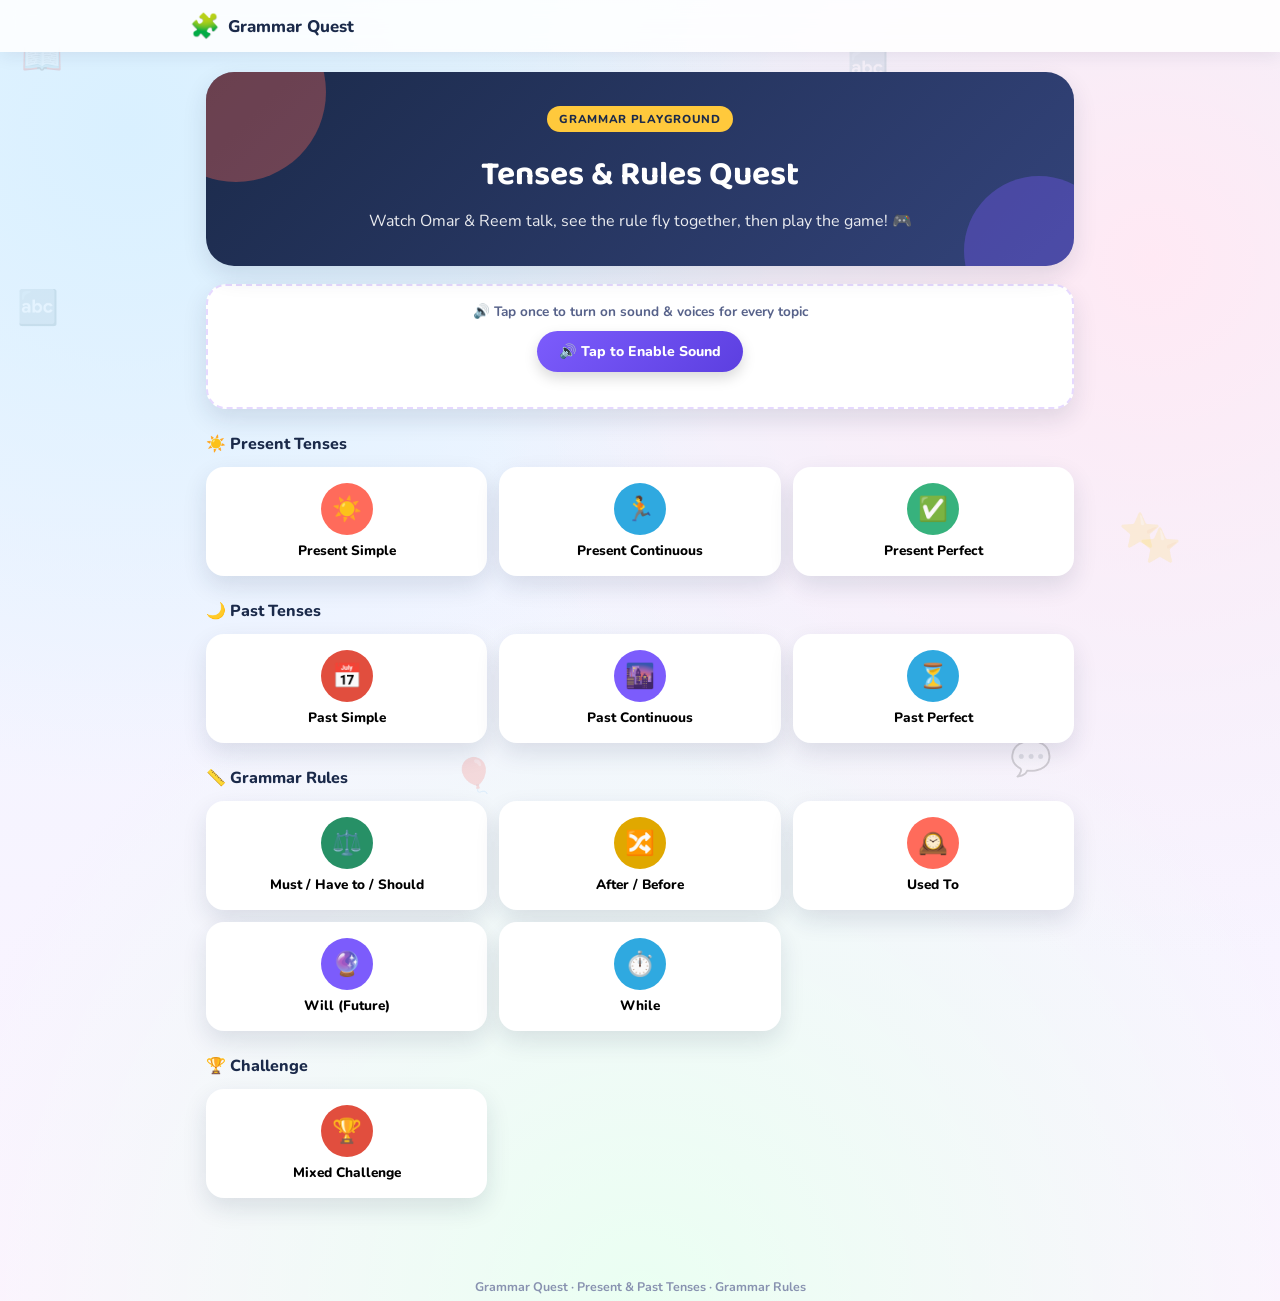
<file: index.html>
<!DOCTYPE html>
<html lang="en">
<head>
<meta charset="UTF-8" />
<meta name="viewport" content="width=device-width, initial-scale=1.0" />
<title>Grammar Quest — Tenses & Rules</title>
<link rel="preconnect" href="https://fonts.googleapis.com">
<link href="https://fonts.googleapis.com/css2?family=Baloo+2:wght@500;700;800&family=Nunito:wght@400;600;700;800&display=swap" rel="stylesheet">
<style>
  :root{
    --bg1:#EAF6FF; --bg2:#FDF3FF;
    --ink:#1B2A4A;
    --coral:#FF6B5B; --coral-dk:#E14E3E;
    --green:#37B27D; --green-dk:#279066;
    --yellow:#FFC93C; --yellow-dk:#E0A800;
    --purple:#7C5CFC;
    --blue:#2FA9E0;
    --white:#FFFFFF;
    --gray:#57628A;
    --card-shadow:0 10px 24px rgba(27,42,74,0.12);
  }
  *{box-sizing:border-box;}
  html,body{margin:0;padding:0;}
  body{
    font-family:'Nunito',sans-serif; color:var(--ink); min-height:100vh; overflow-x:hidden;
    -webkit-tap-highlight-color:transparent;
    background:
      radial-gradient(circle at 10% 10%, #d9f0ff 0%, transparent 40%),
      radial-gradient(circle at 90% 20%, #ffe9f4 0%, transparent 45%),
      radial-gradient(circle at 50% 100%, #eafff2 0%, transparent 50%),
      linear-gradient(180deg, var(--bg1), var(--bg2));
  }
  h1,h2,h3,.display{font-family:'Baloo 2', sans-serif;}
  button{font-family:'Nunito',sans-serif; cursor:pointer;}
  @media (prefers-reduced-motion: reduce){ *{animation-duration:.001ms !important; animation-iteration-count:1 !important; transition-duration:.001ms !important;} }

  .bubble-field{position:fixed; inset:0; pointer-events:none; z-index:0; overflow:hidden;}
  .bubble{position:absolute; font-size:2.1rem; opacity:.16; animation:float 14s ease-in-out infinite;}
  @keyframes float{0%{transform:translateY(0) rotate(0);}50%{transform:translateY(-40px) rotate(12deg);}100%{transform:translateY(0) rotate(0);}}

  .topbar{position:sticky; top:0; z-index:20; background:rgba(255,255,255,.85); backdrop-filter:blur(10px); box-shadow:0 4px 18px rgba(27,42,74,.08); padding:10px 12px;}
  .topbar-inner{display:flex; align-items:center; justify-content:space-between; gap:10px; max-width:900px; margin:0 auto;}
  .brand{display:flex; align-items:center; gap:8px; font-weight:800; font-size:1.05rem; white-space:nowrap;}
  .brand-emoji{font-size:1.5rem; display:inline-block; animation:wiggle 3s ease-in-out infinite;}
  @keyframes wiggle{0%,100%{transform:rotate(-6deg);}50%{transform:rotate(6deg);}}
  .backhome{border:none; border-radius:999px; padding:8px 16px; background:#F2F2F7; color:var(--ink); font-weight:800; font-size:.82rem;}
  .backhome:active{transform:scale(.94);}

  main{max-width:900px; margin:0 auto; padding:20px 16px 60px; position:relative; z-index:1;}
  .screen{display:none; animation:enter .4s ease;}
  .screen.active{display:block;}
  @keyframes enter{from{opacity:0; transform:translateY(14px);} to{opacity:1; transform:translateY(0);}}

  .tag{display:inline-block; color:#fff; font-weight:800; font-size:.72rem; letter-spacing:.06em; padding:5px 12px; border-radius:999px; margin-bottom:10px;}
  .title{font-size:1.9rem; font-weight:800; margin:0 0 6px;}
  .subtitle{font-size:1rem; color:var(--gray); margin:0 0 20px; font-weight:600;}

  .hero{background:linear-gradient(135deg,#1B2A4A,#33437A); border-radius:28px; padding:34px 22px; color:#fff; text-align:center; box-shadow:var(--card-shadow); position:relative; overflow:hidden;}
  .hero::before,.hero::after{content:""; position:absolute; border-radius:50%;}
  .hero::before{width:180px; height:180px; top:-70px; left:-60px; background:rgba(255,107,91,.35);}
  .hero::after{width:150px; height:150px; bottom:-60px; right:-40px; background:rgba(124,92,252,.35);}
  .hero h1{font-size:2.1rem; margin:6px 0 8px; position:relative;}
  .hero p{font-size:1rem; opacity:.9; margin:0; position:relative;}

  .sound-banner{background:#fff; border-radius:20px; padding:16px; text-align:center; box-shadow:var(--card-shadow); margin:18px 0; border:2px dashed #E6D9FF;}
  .sound-banner p{margin:0 0 10px; font-weight:700; color:var(--gray); font-size:.85rem;}
  #soundStatus{min-height:1.2em; font-weight:800;}
  .pulse-btn{animation:pulseGlow 1.8s ease-in-out infinite;}
  @keyframes pulseGlow{0%,100%{box-shadow:0 6px 14px rgba(124,92,252,.35);}50%{box-shadow:0 6px 22px rgba(124,92,252,.75);}}

  .btn{border:none; border-radius:999px; padding:11px 22px; font-weight:800; font-size:.88rem; color:#fff; box-shadow:0 6px 14px rgba(0,0,0,.15); transition:transform .15s ease;}
  .btn:active{transform:scale(.95);}
  .btn-coral{background:linear-gradient(135deg,var(--coral),var(--coral-dk));}
  .btn-purple{background:linear-gradient(135deg,var(--purple),#5C3FE0);}
  .btn-outline{background:#fff; color:var(--ink); border:2px solid #E6E6F5; box-shadow:none;}
  .btn-row{display:flex; gap:10px; flex-wrap:wrap;}

  .section-label{font-weight:800; font-size:1rem; margin:24px 0 12px; display:flex; align-items:center; gap:8px;}
  .topic-grid{display:grid; grid-template-columns:repeat(3,1fr); gap:12px;}
  @media(max-width:640px){.topic-grid{grid-template-columns:repeat(2,1fr);}}
  .topic-card{
    background:#fff; border:none; border-radius:18px; padding:16px 10px; text-align:center; box-shadow:var(--card-shadow);
    display:flex; flex-direction:column; align-items:center; gap:6px; transition:transform .15s ease;
  }
  .topic-card:active{transform:scale(.95);}
  .topic-icon{width:52px; height:52px; border-radius:50%; display:flex; align-items:center; justify-content:center; font-size:1.5rem; color:#fff;}
  .topic-name{font-weight:800; font-size:.85rem;}

  .panel{background:#fff; border-radius:22px; padding:20px; box-shadow:var(--card-shadow); margin-bottom:18px;}

  /* ---------- formula ---------- */
  .formula-wrap{text-align:center; margin-bottom:14px;}
  .formula-chip{
    display:inline-block; color:#fff; font-weight:800; padding:9px 16px; border-radius:12px; margin:4px;
    opacity:0; transform:translateY(20px) scale(.7); animation:chipPop .55s cubic-bezier(.22,.85,.35,1.4) forwards;
    box-shadow:0 6px 14px rgba(0,0,0,.15); font-size:.95rem;
  }
  @keyframes chipPop{to{opacity:1; transform:translateY(0) scale(1);}}
  .formula-example{
    text-align:center; font-family:'Baloo 2',sans-serif; font-weight:700; font-size:1.15rem; color:var(--ink);
    background:#F7F7FC; border-radius:14px; padding:14px; margin-top:10px;
  }
  .word-pop{display:inline-block; opacity:0; transform:translateY(14px) rotate(-3deg); animation:wordPop .5s cubic-bezier(.2,.9,.3,1.3) forwards;}
  @keyframes wordPop{to{opacity:1; transform:translateY(0) rotate(0deg);}}

  /* ---------- dialogue ---------- */
  .story-stage{
    background:linear-gradient(135deg,#EAF6FF,#F1E9FF); border-radius:20px; padding:26px 20px; text-align:center; min-height:190px;
    display:flex; flex-direction:column; align-items:center; justify-content:center; gap:14px; margin-bottom:14px;
  }
  .story-emoji{font-size:3rem; animation:bob 2.4s ease-in-out infinite;}
  @keyframes bob{0%,100%{transform:translateY(0);}50%{transform:translateY(-10px);}}
  .story-text{font-size:1rem; font-weight:700; color:var(--ink); max-width:520px;}
  .story-nav{display:flex; align-items:center; justify-content:space-between; gap:10px;}
  .dots{display:flex; gap:7px; justify-content:center;}
  .dot{width:9px; height:9px; border-radius:50%; background:#E0E0EE;}
  .dot.active{background:var(--coral); width:22px; border-radius:6px; transition:all .25s ease;}

  /* ---------- choice cards (quiz) ---------- */
  .choice-card{
    background:#fff; border-radius:16px; padding:14px 16px; display:flex; align-items:center; gap:12px; margin-bottom:10px;
    box-shadow:0 4px 10px rgba(0,0,0,.06); flex-wrap:wrap;
  }
  .choice-prompt{font-weight:700; font-size:.92rem; flex:1; min-width:180px; line-height:1.35;}
  .choice-wrap{display:flex; gap:6px; flex-wrap:wrap;}
  .choice-wrap button{border:2px solid #E6E6F5; background:#fff; border-radius:10px; padding:7px 12px; font-weight:800; font-size:.78rem; color:var(--ink);}
  .choice-card.answered.correct{border:2px solid var(--green); background:#F3FCF7;}
  .choice-card.answered.wrong{border:2px solid var(--coral); background:#FFF6F5;}
  .choice-wrap button.pick-correct{background:#E7F9F0; border-color:var(--green); color:var(--green-dk);}
  .choice-wrap button.pick-wrong{background:#FFEFEE; border-color:var(--coral); color:var(--coral-dk);}

  .progress-line{display:flex; align-items:center; gap:8px; margin-bottom:14px; font-weight:800;}
  .progress-bar{flex:1; height:10px; background:#EDEDF5; border-radius:999px; overflow:hidden;}
  .progress-fill{height:100%; background:linear-gradient(90deg,var(--coral),var(--yellow)); width:0%; transition:width .4s ease;}

  /* ---------- sequential quiz (mixed challenge) ---------- */
  .quiz-progress{font-weight:800; color:var(--gray); margin-bottom:10px; font-size:.85rem;}
  .quiz-q{font-size:1.1rem; font-weight:800; margin-bottom:16px;}
  .opt{display:block; width:100%; text-align:left; background:#fff; border:2px solid #E6E6F5; border-radius:14px; padding:13px 16px; margin-bottom:10px; font-weight:700; font-size:.92rem; color:var(--ink);}
  .opt.correct{background:#E7F9F0; border-color:var(--green); color:var(--green-dk);}
  .opt.wrong{background:#FFEFEE; border-color:var(--coral); color:var(--coral-dk);}
  .opt:disabled{opacity:.85;}
  .score-screen{text-align:center; padding:10px;}
  .score-num{font-size:3.2rem; font-weight:800; color:var(--coral); margin:6px 0;}
  .stars{font-size:2rem; margin-bottom:10px;}

  .confetti-piece{position:fixed; top:-10px; width:9px; height:14px; z-index:50; pointer-events:none; animation:fall linear forwards;}
  @keyframes fall{to{transform:translateY(110vh) rotate(540deg); opacity:.9;}}

  /* ---------- grammar machines ---------- */
  .machine-panel{background:linear-gradient(135deg,#FBF7FF,#FFF3F1); border-radius:18px; padding:18px; text-align:center;}
  .verb-display{
    font-family:'Baloo 2', sans-serif; font-weight:800; font-size:1.9rem; color:var(--ink);
    min-height:64px; display:flex; align-items:center; justify-content:center; gap:6px; flex-wrap:wrap;
  }
  .m-piece{
    display:inline-block; color:#fff; border-radius:10px; padding:2px 12px;
    box-shadow:0 6px 14px rgba(0,0,0,.15);
  }
  .m-piece.aux{background:var(--blue);}
  .m-piece.suffix{background:var(--coral);}
  .m-piece.connector{background:var(--purple);}
  .m-piece.flying{
    opacity:0; transform:translateX(90px) translateY(-40px) rotate(35deg) scale(.4);
    animation:flyIn .7s cubic-bezier(.22,.85,.35,1.4) forwards;
  }
  @keyframes flyIn{
    0%{opacity:0; transform:translateX(90px) translateY(-40px) rotate(35deg) scale(.4);}
    55%{opacity:1; transform:translateX(-8px) translateY(6px) rotate(-10deg) scale(1.3);}
    75%{transform:translateX(3px) translateY(-2px) rotate(4deg) scale(.95);}
    100%{opacity:1; transform:translateX(0) translateY(0) rotate(0) scale(1);}
  }
  .m-word{ color:var(--ink); }
  .m-word.morph-out{ animation:morphOut .22s ease forwards; }
  .m-word.morph-in{ animation:morphIn .32s ease; }
  @keyframes morphOut{to{opacity:0; transform:scale(.7) rotate(-10deg);}}
  @keyframes morphIn{from{opacity:0; transform:scale(.6) rotate(10deg);} to{opacity:1; transform:scale(1) rotate(0);}}
  .m-note{ text-align:center; font-weight:800; color:var(--gray); min-height:1.5em; margin:8px 0 14px; font-size:.9rem;}
  .m-row{ display:flex; flex-wrap:wrap; gap:8px; justify-content:center; margin-bottom:6px;}
  .m-row button{
    border:2px solid #E6E6F5; background:#fff; border-radius:12px; padding:10px 16px;
    font-weight:800; font-size:.9rem; color:var(--ink); transition:transform .15s ease;
  }
  .m-row button:active{ transform:scale(.92); }
  .m-row button.active{ color:#fff; box-shadow:0 6px 12px rgba(0,0,0,.18); }

  /* connector machine (after/before, while) */
  .action-row{ display:flex; align-items:center; justify-content:center; gap:10px; flex-wrap:wrap; margin:14px 0; transition:all .4s ease; }
  .action-block{
    background:#fff; border:2px solid #E6E6F5; border-radius:14px; padding:12px 16px; font-weight:700; font-size:.92rem;
    color:var(--ink); min-width:150px; box-shadow:0 4px 10px rgba(0,0,0,.06); transition:transform .4s ease, order .4s ease;
  }
  .action-block.pulse{ animation:blockPulse 1s ease-in-out infinite; border-color:var(--purple); background:#F3EFFF; }
  @keyframes blockPulse{0%,100%{transform:scale(1);}50%{transform:scale(1.05);}}
  .connector-chip{
    display:inline-block; background:var(--purple); color:#fff; font-weight:800; border-radius:10px; padding:6px 14px;
    box-shadow:0 6px 14px rgba(124,92,252,.4);
    opacity:0; transform:scale(.4) rotate(-20deg); animation:connIn .5s cubic-bezier(.22,.85,.35,1.4) forwards;
  }
  @keyframes connIn{to{opacity:1; transform:scale(1) rotate(0);}}

  footer{text-align:center; font-size:.78rem; color:#8892B0; font-weight:700; padding:20px 0 6px;}
</style>
</head>
<body>

<div class="bubble-field" id="bubbleField"></div>

<div class="topbar">
  <div class="topbar-inner">
    <div class="brand"><span class="brand-emoji">🧩</span> Grammar Quest</div>
    <button class="backhome" id="backHomeBtn" onclick="showScreen('home')" style="display:none;">⬅ All Topics</button>
  </div>
</div>

<main>

  <!-- HOME -->
  <section class="screen active" id="screen-home">
    <div class="hero">
      <div class="tag" style="background:var(--yellow); color:#1B2A4A;">GRAMMAR PLAYGROUND</div>
      <h1>Tenses &amp; Rules Quest</h1>
      <p>Watch Omar &amp; Reem talk, see the rule fly together, then play the game! 🎮</p>
    </div>

    <div class="sound-banner">
      <p>🔊 Tap once to turn on sound &amp; voices for every topic</p>
      <button class="btn btn-purple pulse-btn" id="enableSoundBtn">🔊 Tap to Enable Sound</button>
      <div id="soundStatus"></div>
    </div>

    <div class="section-label">☀️ Present Tenses</div>
    <div class="topic-grid" id="presentGrid"></div>

    <div class="section-label">🌙 Past Tenses</div>
    <div class="topic-grid" id="pastGrid"></div>

    <div class="section-label">📏 Grammar Rules</div>
    <div class="topic-grid" id="ruleGrid"></div>

    <div class="section-label">🏆 Challenge</div>
    <div class="topic-grid" id="challengeGrid"></div>
  </section>

  <!-- TOPIC (dynamic) -->
  <section class="screen" id="screen-topic">
    <div class="tag" id="topicTag">TOPIC</div>
    <h2 class="title" id="topicTitle">Topic</h2>
    <p class="subtitle" id="topicSubtitle">subtitle</p>

    <div class="panel">
      <h3 style="margin-top:0;">✨ Play With the Rule</h3>
      <div class="machine-panel" id="machineArea"></div>
    </div>

    <div class="panel">
      <h3 style="margin-top:0;">💬 Omar &amp; Reem Talk</h3>
      <div class="story-stage">
        <div class="story-emoji" id="dEmoji">🧒</div>
        <div class="story-text" id="dText"></div>
        <button class="btn btn-outline" onclick="speak(currentTopic.dialogue[dIdx].line); playClick();">🔊 Play This Line</button>
      </div>
      <div class="story-nav">
        <button class="btn btn-outline" id="dPrev" onclick="dStep(-1)">⬅ Back</button>
        <div class="dots" id="dDots"></div>
        <button class="btn btn-coral" id="dNext" onclick="dStep(1)">Next ➜</button>
      </div>
    </div>

    <div class="panel">
      <h3 style="margin-top:0;">🎮 Practice Time</h3>
      <div class="progress-line">
        <span id="topicScoreLabel">Score: 0 / 0</span>
        <div class="progress-bar"><div class="progress-fill" id="topicProgress"></div></div>
      </div>
      <div id="gameArea"></div>
      <div class="btn-row" style="margin-top:6px;">
        <button class="btn btn-purple" onclick="loadTopic(currentTopic.id)">🔄 Restart This Topic</button>
      </div>
    </div>
  </section>

  <!-- MIXED CHALLENGE -->
  <section class="screen" id="screen-challenge">
    <div class="tag" style="background:var(--coral);">FINAL CHALLENGE</div>
    <h2 class="title">Mixed Grammar Challenge 🏆</h2>
    <p class="subtitle">One question from every topic — can you get them all?</p>
    <div class="panel" id="challengePanel"></div>
  </section>

</main>

<footer>Grammar Quest · Present &amp; Past Tenses · Grammar Rules</footer>

<script>
/* ================= SOUND UTILITIES ================= */
let audioCtx;
function ctx(){ if(!audioCtx){ audioCtx = new (window.AudioContext||window.webkitAudioContext)(); } return audioCtx; }
function resumeAudioCtx(){ try{ const c = ctx(); if(c.state==='suspended'){ c.resume(); } }catch(e){} }
document.addEventListener('click', resumeAudioCtx, {once:true});
document.addEventListener('touchstart', resumeAudioCtx, {once:true});
function tone(freq, start, dur, type){
  resumeAudioCtx();
  const c = ctx();
  const o = c.createOscillator();
  const g = c.createGain();
  o.type = type || "sine";
  o.frequency.value = freq;
  g.gain.value = 0.08;
  o.connect(g); g.connect(c.destination);
  o.start(c.currentTime+start);
  g.gain.exponentialRampToValueAtTime(0.0001, c.currentTime+start+dur);
  o.stop(c.currentTime+start+dur+0.02);
}
function playCorrect(){ try{ tone(523.25,0,.12); tone(659.25,.12,.12); tone(783.99,.24,.22);}catch(e){} }
function playWrong(){ try{ tone(180,0,.18,"sawtooth"); tone(140,.15,.22,"sawtooth"); }catch(e){} }
function playClick(){ try{ tone(400,0,.05); }catch(e){} }
function playWin(){ try{ [523,659,784,1046].forEach((f,i)=>tone(f,i*0.13,.18)); }catch(e){} }

function speak(text){
  try{
    if(!('speechSynthesis' in window)) return;
    window.speechSynthesis.cancel();
    const u = new SpeechSynthesisUtterance(text);
    u.lang='en-US'; u.rate=0.88; u.pitch=1.05;
    window.speechSynthesis.speak(u);
  }catch(e){}
}

/* ================= CONFETTI ================= */
function confettiBurst(count){
  const colors = ["#FF6B5B","#FFC93C","#37B27D","#7C5CFC","#2FA9E0"];
  for(let i=0;i<(count||60);i++){
    const el = document.createElement('div');
    el.className='confetti-piece';
    el.style.left = Math.random()*100+'vw';
    el.style.background = colors[Math.floor(Math.random()*colors.length)];
    el.style.animationDuration = (2.2+Math.random()*1.6)+'s';
    el.style.opacity = 0.85+Math.random()*0.15;
    el.style.transform = 'rotate('+Math.floor(Math.random()*360)+'deg)';
    document.body.appendChild(el);
    setTimeout(()=>el.remove(), 4200);
  }
}

/* ================= AMBIENT BUBBLES ================= */
(function bubbles(){
  const field = document.getElementById('bubbleField');
  const emojis = ["📖","✏️","🔤","⭐","💬","🎈","📝"];
  for(let i=0;i<14;i++){
    const b = document.createElement('div');
    b.className='bubble';
    b.textContent = emojis[Math.floor(Math.random()*emojis.length)];
    b.style.left = Math.random()*96+'vw';
    b.style.top = Math.random()*96+'vh';
    b.style.animationDuration = (10+Math.random()*10)+'s';
    b.style.animationDelay = (Math.random()*6)+'s';
    field.appendChild(b);
  }
})();

/* ================= NAV ================= */
function showScreen(name){
  document.querySelectorAll('.screen').forEach(s=>s.classList.remove('active'));
  document.getElementById('screen-'+name).classList.add('active');
  document.getElementById('backHomeBtn').style.display = name==='home' ? 'none' : 'inline-block';
  window.scrollTo({top:0, behavior:'smooth'});
  playClick();
}

/* ================= SOUND ENABLE BANNER ================= */
window.addEventListener('DOMContentLoaded', ()=>{
  const enableBtn = document.getElementById('enableSoundBtn');
  enableBtn.addEventListener('click', ()=>{
    resumeAudioCtx();
    tone(659.25,0,.15); tone(880,.15,.15);
    const status = document.getElementById('soundStatus');
    if('speechSynthesis' in window){
      try{
        window.speechSynthesis.cancel();
        const u = new SpeechSynthesisUtterance("Sound is on! Let's play!");
        u.lang='en-US'; u.rate=0.9;
        let unlocked = false;
        u.onstart = ()=>{
          unlocked = true;
          status.textContent = '✅ Voice & sound enabled — enjoy Grammar Quest!';
          status.style.color = '#279066';
          enableBtn.classList.remove('pulse-btn');
        };
        u.onerror = ()=>{
          status.textContent = "⚠️ Beeps work, but this browser can't speak words. Try Chrome or Safari.";
          status.style.color = '#E14E3E';
        };
        window.speechSynthesis.speak(u);
        setTimeout(()=>{ if(!unlocked){ status.textContent = "⚠️ Beeps work, but voice narration isn't available here. Try Chrome or Safari."; status.style.color = '#E14E3E'; } }, 1400);
      }catch(e){
        status.textContent = '⚠️ Beeps work, but voice narration failed to start.';
        status.style.color = '#E14E3E';
      }
    } else {
      status.textContent = "⚠️ This browser doesn't support voice narration — sound effects will still work.";
      status.style.color = '#E14E3E';
    }
  });
});

/* ================= ANIMATED / MOVING TEXT ================= */
function animateText(el, text){
  el.innerHTML = '';
  text.split(' ').forEach((word, i)=>{
    const span = document.createElement('span');
    span.className = 'word-pop';
    span.style.animationDelay = (i*0.045)+'s';
    span.textContent = word + '\u00A0';
    el.appendChild(span);
  });
}

/* ================= UTIL ================= */
function shuffle(arr){
  const a = arr.slice();
  for(let i=a.length-1;i>0;i--){
    const j = Math.floor(Math.random()*(i+1));
    [a[i],a[j]]=[a[j],a[i]];
  }
  return a;
}

/* ================= GENERIC CHOICE-CARD GAME ================= */
function buildChoiceCards(containerId, items, scoreLabelId, progressId){
  const container = document.getElementById(containerId);
  container.innerHTML = '';
  const state = { score:0, answered:0 };
  function updateLabel(){
    document.getElementById(scoreLabelId).textContent = 'Score: '+state.score+' / '+items.length;
    document.getElementById(progressId).style.width = (state.answered/items.length*100)+'%';
  }
  updateLabel();
  items.forEach(item=>{
    const card = document.createElement('div');
    card.className = 'choice-card';
    const promptEl = document.createElement('div');
    promptEl.className = 'choice-prompt';
    promptEl.textContent = item.prompt;
    const choiceWrap = document.createElement('div');
    choiceWrap.className = 'choice-wrap';
    item.choices.forEach((choice, ci)=>{
      const btn = document.createElement('button');
      btn.textContent = choice;
      btn.addEventListener('click', ()=>{
        if(card.classList.contains('answered')) return;
        card.classList.add('answered');
        const correct = ci === item.correct;
        if(correct){ card.classList.add('correct'); btn.classList.add('pick-correct'); state.score++; playCorrect(); }
        else{
          card.classList.add('wrong'); btn.classList.add('pick-wrong'); playWrong();
          choiceWrap.children[item.correct].classList.add('pick-correct');
        }
        state.answered++;
        updateLabel();
      });
      choiceWrap.appendChild(btn);
    });
    card.appendChild(promptEl);
    card.appendChild(choiceWrap);
    container.appendChild(card);
  });
}

/* ================= TOPIC DATA ================= */
const CHAR = { omar:"🧒", reem:"👧" };
const TOPICS = [
  {
    id:"presSimple", category:"present", icon:"☀️", color:"var(--coral)",
    title:"Present Simple", subtitle:"Daily habits & routines — things that are always true.",
    machine:{ type:"A", mode:"presentSimple", verbs:[
      {base:"play", stem:"play", suffix:"s"},
      {base:"help", stem:"help", suffix:"s"},
      {base:"read", stem:"read", suffix:"s"},
      {base:"watch", stem:"watch", suffix:"es"},
      {base:"brush", stem:"brush", suffix:"es"},
      {base:"fix", stem:"fix", suffix:"es"},
      {base:"study", stem:"stud", suffix:"ies"},
      {base:"carry", stem:"carr", suffix:"ies"},
    ]},
    dialogue:[
      {who:"Reem", emoji:CHAR.reem, line:"Reem: I wake up at six every morning."},
      {who:"Omar", emoji:CHAR.omar, line:"Omar: Wow! My sister wakes up at six too!"},
      {who:"Reem", emoji:CHAR.reem, line:"Reem: We add '-s' because 'sister' is he, she, or it!"},
    ],
    quiz:[
      {prompt:"He ___ to music every night.", choices:["listen","listens","listening","listened"], correct:1},
      {prompt:"They ___ football on weekends.", choices:["play","plays","played","playing"], correct:0},
      {prompt:"My mom ___ breakfast every day.", choices:["cook","cooks","cooking","cooked"], correct:1},
      {prompt:"I ___ my teeth twice a day.", choices:["brush","brushes","brushed","brushing"], correct:0},
    ],
  },
  {
    id:"presCont", category:"present", icon:"🏃", color:"var(--blue)",
    title:"Present Continuous", subtitle:"Actions happening right now, at this moment.",
    machine:{ type:"A", mode:"presentContinuous", verbs:[
      {base:"play", ing:"playing"},
      {base:"watch", ing:"watching"},
      {base:"read", ing:"reading"},
      {base:"write", ing:"writing"},
      {base:"run", ing:"running"},
      {base:"swim", ing:"swimming"},
    ]},
    dialogue:[
      {who:"Omar", emoji:CHAR.omar, line:"Omar: Look! The birds are singing."},
      {who:"Reem", emoji:CHAR.reem, line:"Reem: Yes, and the sun is shining too!"},
      {who:"Omar", emoji:CHAR.omar, line:"Omar: We're having a beautiful morning!"},
    ],
    quiz:[
      {prompt:"She ___ a letter right now.", choices:["write","writes","is writing","wrote"], correct:2},
      {prompt:"We ___ for the test at the moment.", choices:["study","studies","are studying","studied"], correct:2},
      {prompt:"I ___ this book now.", choices:["read","reads","am reading","readed"], correct:2},
      {prompt:"Listen! The dog ___ loudly.", choices:["bark","barks","is barking","barked"], correct:2},
    ],
  },
  {
    id:"presPerfect", category:"present", icon:"✅", color:"var(--green)",
    title:"Present Perfect", subtitle:"Something that happened at an unstated time before now.",
    machine:{ type:"A", mode:"presentPerfect", verbs:[
      {base:"eat", participle:"eaten"},
      {base:"see", participle:"seen"},
      {base:"go", participle:"gone"},
      {base:"write", participle:"written"},
      {base:"finish", participle:"finished"},
      {base:"lose", participle:"lost"},
      {base:"break", participle:"broken"},
    ]},
    dialogue:[
      {who:"Reem", emoji:CHAR.reem, line:"Reem: Have you seen my pencil?"},
      {who:"Omar", emoji:CHAR.omar, line:"Omar: Yes, I have seen it on your desk!"},
      {who:"Reem", emoji:CHAR.reem, line:"Reem: Thank you! I have looked everywhere."},
    ],
    quiz:[
      {prompt:"She ___ her lunch already.", choices:["finish","finished","has finished","finishing"], correct:2},
      {prompt:"We ___ Cairo three times.", choices:["visit","visited","have visited","visiting"], correct:2},
      {prompt:"He ___ his keys again!", choices:["lose","lost","has lost","losing"], correct:2},
      {prompt:"I ___ that movie before.", choices:["see","saw","have seen","seeing"], correct:2},
    ],
  },
  {
    id:"pastSimple", category:"past", icon:"📅", color:"var(--coral-dk)",
    title:"Past Simple", subtitle:"Finished actions at a stated time in the past.",
    machine:{ type:"B", mode:"pastSimple", verbs:[
      {base:"play", regular:true, stem:"play", suffix:"ed", past:"played"},
      {base:"watch", regular:true, stem:"watch", suffix:"ed", past:"watched"},
      {base:"study", regular:true, stem:"stud", suffix:"ied", past:"studied"},
      {base:"go", regular:false, past:"went"},
      {base:"eat", regular:false, past:"ate"},
      {base:"write", regular:false, past:"wrote"},
    ]},
    dialogue:[
      {who:"Omar", emoji:CHAR.omar, line:"Omar: I watched a great movie yesterday."},
      {who:"Reem", emoji:CHAR.reem, line:"Reem: Really? I went to my grandma's house."},
      {who:"Omar", emoji:CHAR.omar, line:"Omar: Sounds fun! What did you eat there?"},
    ],
    quiz:[
      {prompt:"She ___ to the market yesterday.", choices:["go","goes","went","going"], correct:2},
      {prompt:"They ___ their homework last night.", choices:["finish","finished","finishes","finishing"], correct:1},
      {prompt:"I ___ a letter to my friend last week.", choices:["write","writes","wrote","writing"], correct:2},
      {prompt:"He ___ football two days ago.", choices:["play","plays","played","playing"], correct:2},
    ],
  },
  {
    id:"pastCont", category:"past", icon:"🌆", color:"var(--purple)",
    title:"Past Continuous", subtitle:"An action in progress at a moment in the past.",
    machine:{ type:"A", mode:"pastContinuous", verbs:[
      {base:"play", ing:"playing"},
      {base:"cook", ing:"cooking"},
      {base:"read", ing:"reading"},
      {base:"sleep", ing:"sleeping"},
      {base:"run", ing:"running"},
      {base:"swim", ing:"swimming"},
    ]},
    dialogue:[
      {who:"Reem", emoji:CHAR.reem, line:"Reem: What were you doing at eight last night?"},
      {who:"Omar", emoji:CHAR.omar, line:"Omar: I was doing my homework. What about you?"},
      {who:"Reem", emoji:CHAR.reem, line:"Reem: I was watching TV with my family."},
    ],
    quiz:[
      {prompt:"I ___ dinner when you called.", choices:["cook","cooked","was cooking","cooking"], correct:2},
      {prompt:"They ___ in the park at noon.", choices:["play","played","were playing","playing"], correct:2},
      {prompt:"She ___ a book when the lights went out.", choices:["read","reads","was reading","reading"], correct:2},
      {prompt:"We ___ football when it started to rain.", choices:["play","played","were playing","plays"], correct:2},
    ],
  },
  {
    id:"pastPerfect", category:"past", icon:"⏳", color:"var(--blue)",
    title:"Past Perfect", subtitle:"An action finished before another action in the past.",
    machine:{ type:"B", mode:"pastPerfect", verbs:[
      {base:"leave", participle:"left"},
      {base:"finish", participle:"finished"},
      {base:"see", participle:"seen"},
      {base:"clean", participle:"cleaned"},
    ]},
    dialogue:[
      {who:"Omar", emoji:CHAR.omar, line:"Omar: When I arrived, the movie had already started."},
      {who:"Reem", emoji:CHAR.reem, line:"Reem: Oh no! Had you missed the beginning?"},
      {who:"Omar", emoji:CHAR.omar, line:"Omar: Yes, I had missed the first ten minutes."},
    ],
    quiz:[
      {prompt:"She ___ before I arrived.", choices:["leave","left","had left","leaving"], correct:2},
      {prompt:"We ___ our lunch before the bell rang.", choices:["finish","finished","had finished","finishing"], correct:2},
      {prompt:"He ___ snow before that trip.", choices:["see","saw","had seen","seeing"], correct:2},
      {prompt:"They ___ the house before it started raining.", choices:["clean","cleaned","had cleaned","cleaning"], correct:2},
    ],
  },
  {
    id:"modals", category:"rule", icon:"⚖️", color:"var(--green-dk)",
    title:"Must / Have to / Should", subtitle:"Obligation, necessity, and advice.",
    machine:{ type:"C", scenarios:[
      {situation:"This is a strict school rule for everyone.", correct:"must", explain:"'must' shows a strong rule."},
      {situation:"You look sick and tired today.", correct:"should", explain:"'should' gives friendly advice."},
      {situation:"I promised to finish this before dinner.", correct:"have to", explain:"'have to' shows personal necessity."},
    ]},
    dialogue:[
      {who:"Reem", emoji:CHAR.reem, line:"Reem: You look tired. You should sleep early tonight."},
      {who:"Omar", emoji:CHAR.omar, line:"Omar: You're right! And I have to finish my project too."},
      {who:"Reem", emoji:CHAR.reem, line:"Reem: Don't forget, we must bring our books tomorrow!"},
    ],
    quiz:[
      {prompt:"Students ___ wear their uniform at school. (a strict rule)", choices:["must","could","would","might"], correct:0},
      {prompt:"You look sick. You ___ see a doctor. (advice)", choices:["must","have to","should","will"], correct:2},
      {prompt:"I ___ to finish my homework before dinner.", choices:["must","have","should","has"], correct:1},
      {prompt:"We ___ be quiet in the library. (a rule)", choices:["should","must","will","would"], correct:1},
    ],
  },
  {
    id:"afterBefore", category:"rule", icon:"🔀", color:"var(--yellow-dk)",
    title:"After / Before", subtitle:"Connecting two actions in order.",
    machine:{ type:"D", subtype:"order", examples:[
      {a:"I brush my teeth", b:"I go to sleep"},
      {a:"we eat lunch", b:"we finish our lessons"},
      {a:"she washes her hands", b:"she eats"},
    ]},
    dialogue:[
      {who:"Omar", emoji:CHAR.omar, line:"Omar: What do you do before breakfast?"},
      {who:"Reem", emoji:CHAR.reem, line:"Reem: I wash my face before I eat. What about after breakfast?"},
      {who:"Omar", emoji:CHAR.omar, line:"Omar: After breakfast, I go to school."},
    ],
    quiz:[
      {prompt:"I brush my teeth ___ I go to sleep.", choices:["before","after","while","will"], correct:0},
      {prompt:"We eat lunch ___ we finish our lessons.", choices:["before","after","if","used to"], correct:1},
      {prompt:"She washes her hands ___ she eats.", choices:["after","before","while","must"], correct:1},
      {prompt:"He does his homework ___ he watches TV.", choices:["after","before","while","should"], correct:1},
    ],
  },
  {
    id:"usedTo", category:"rule", icon:"🕰️", color:"var(--coral)",
    title:"Used To", subtitle:"Past habits or states that are not true anymore.",
    machine:{ type:"B", mode:"usedTo", verbs:[
      {base:"play"}, {base:"live"}, {base:"climb"}, {base:"visit"},
    ]},
    dialogue:[
      {who:"Reem", emoji:CHAR.reem, line:"Reem: Did you use to live in Alexandria?"},
      {who:"Omar", emoji:CHAR.omar, line:"Omar: Yes, I used to live there when I was five."},
      {who:"Reem", emoji:CHAR.reem, line:"Reem: I used to visit my grandma every summer there!"},
    ],
    quiz:[
      {prompt:"When I was young, I ___ climb trees every day.", choices:["use to","used to","uses to","using to"], correct:1},
      {prompt:"He ___ be afraid of the dark, but not anymore.", choices:["use to","used to","uses to","is used to"], correct:1},
      {prompt:"They ___ live in a small village.", choices:["used to","uses to","use to","using to"], correct:0},
      {prompt:"I ___ eat vegetables when I was a kid, but I do now.", choices:["didn't used to","didn't use to","not used to","no used to"], correct:1},
    ],
  },
  {
    id:"willFuture", category:"rule", icon:"🔮", color:"var(--purple)",
    title:"Will (Future)", subtitle:"Predictions, promises, and future plans.",
    machine:{ type:"B", mode:"will", verbs:[
      {base:"call"}, {base:"travel"}, {base:"help"}, {base:"visit"},
    ]},
    dialogue:[
      {who:"Omar", emoji:CHAR.omar, line:"Omar: What will you do this weekend?"},
      {who:"Reem", emoji:CHAR.reem, line:"Reem: I will visit my cousins. Will you come with me?"},
      {who:"Omar", emoji:CHAR.omar, line:"Omar: Yes, I will! It will be fun."},
    ],
    quiz:[
      {prompt:"I ___ call you tomorrow.", choices:["will","would","was","used to"], correct:0},
      {prompt:"She ___ travel to Aswan next month.", choices:["will","should","must","used to"], correct:0},
      {prompt:"They ___ not be late, I promise.", choices:["will","would","used to","have"], correct:0},
      {prompt:"___ you help me with my homework later?", choices:["Will","Did","Was","Have"], correct:0},
    ],
  },
  {
    id:"whileRule", category:"rule", icon:"⏱️", color:"var(--blue)",
    title:"While", subtitle:"Two actions happening at the same time.",
    machine:{ type:"D", subtype:"same-time", examples:[
      {a:"I was reading", b:"my sister was cooking"},
      {a:"the phone rang", b:"we were having dinner"},
      {a:"it started to rain", b:"they were playing outside"},
    ]},
    dialogue:[
      {who:"Reem", emoji:CHAR.reem, line:"Reem: I called you while you were sleeping!"},
      {who:"Omar", emoji:CHAR.omar, line:"Omar: Sorry, I was so tired. What were you doing while I slept?"},
      {who:"Reem", emoji:CHAR.reem, line:"Reem: I was doing my homework while you were sleeping."},
    ],
    quiz:[
      {prompt:"___ I was cooking, my brother was cleaning.", choices:["While","After","Before","Will"], correct:0},
      {prompt:"She was reading a book ___ I was watching TV.", choices:["while","before","after","used to"], correct:0},
      {prompt:"The phone rang ___ we were having dinner.", choices:["while","should","must","will"], correct:0},
      {prompt:"___ they were playing, it started to rain.", choices:["While","Used to","Will","Have"], correct:0},
    ],
  },
];

/* ================= HOME: BUILD TOPIC GRID ================= */
function buildTopicGrid(gridId, category){
  const grid = document.getElementById(gridId);
  grid.innerHTML = '';
  TOPICS.filter(t=>t.category===category).forEach(t=>{
    const btn = document.createElement('button');
    btn.className = 'topic-card';
    btn.innerHTML = `<div class="topic-icon" style="background:${t.color};">${t.icon}</div><div class="topic-name">${t.title}</div>`;
    btn.addEventListener('click', ()=> loadTopic(t.id));
    grid.appendChild(btn);
  });
}
function buildChallengeCard(){
  const grid = document.getElementById('challengeGrid');
  grid.innerHTML = '';
  const btn = document.createElement('button');
  btn.className = 'topic-card';
  btn.innerHTML = `<div class="topic-icon" style="background:var(--coral-dk);">🏆</div><div class="topic-name">Mixed Challenge</div>`;
  btn.addEventListener('click', ()=>{ showScreen('challenge'); engines['challengePanel'].start(); });
  grid.appendChild(btn);
}

/* ================= TOPIC SCREEN LOGIC ================= */
let currentTopic = null;
let dIdx = 0;

function loadTopic(id){
  const topic = TOPICS.find(t=>t.id===id);
  if(!topic) return;
  currentTopic = topic;
  dIdx = 0;
  machineIndex = 0;
  document.getElementById('topicTag').textContent = topic.category==='present' ? 'PRESENT TENSE' : topic.category==='past' ? 'PAST TENSE' : 'GRAMMAR RULE';
  document.getElementById('topicTag').style.background = topic.color;
  document.getElementById('topicTitle').textContent = topic.title;
  document.getElementById('topicSubtitle').textContent = topic.subtitle;
  renderMachine();
  renderDialogue();
  buildChoiceCards('gameArea', topic.quiz, 'topicScoreLabel', 'topicProgress');
  showScreen('topic');
}

/* ================= INTERACTIVE GRAMMAR MACHINES ================= */
let machineIndex = 0;
const subjLabels = {i:"I", you:"You", we:"We", they:"They", he:"He", she:"She", it:"It"};

function triggerFly(el){
  el.classList.remove('flying');
  void el.offsetWidth; /* force reflow so the animation can replay */
  el.classList.add('flying');
}
function playFly(){ try{ tone(320,0,.08); tone(520,.06,.08); tone(760,.12,.14); }catch(e){} }
function morphWord(el, newText){
  el.classList.remove('morph-in');
  el.classList.add('morph-out');
  setTimeout(()=>{
    el.textContent = newText;
    el.classList.remove('morph-out');
    el.classList.add('morph-in');
    setTimeout(()=> el.classList.remove('morph-in'), 400);
  }, 220);
}

function renderMachine(){
  const area = document.getElementById('machineArea');
  const m = currentTopic.machine;
  if(m.type === 'A') renderMachineA(area, m);
  else if(m.type === 'B') renderMachineB(area, m);
  else if(m.type === 'C') renderMachineC(area, m);
  else if(m.type === 'D') renderMachineD(area, m);
}

/* ---- Machine A: subject agreement (present simple / continuous / perfect, past continuous) ---- */
function auxForSubject(subj, mode){
  const maps = {
    presentContinuous:{i:"am",you:"are",we:"are",they:"are",he:"is",she:"is",it:"is"},
    pastContinuous:{i:"was",you:"were",we:"were",they:"were",he:"was",she:"was",it:"was"},
    presentPerfect:{i:"have",you:"have",we:"have",they:"have",he:"has",she:"has",it:"has"},
  };
  return maps[mode] ? maps[mode][subj] : '';
}
function renderMachineA(area, m){
  const v = m.verbs[machineIndex % m.verbs.length];
  area.innerHTML = `
    <div class="verb-display">
      <span class="m-piece aux" id="mAux" style="display:none;"></span>
      <span class="m-word" id="mWord">${v.base}</span>
      <span class="m-piece suffix" id="mSuffix" style="display:none;"></span>
    </div>
    <div class="m-note" id="mNote">Pick a subject to see what happens! 👆</div>
    <div class="m-row" id="mSubjRow">
      ${["i","you","we","they","he","she","it"].map(s=>`<button data-subj="${s}">${subjLabels[s]}</button>`).join('')}
    </div>
    <div class="btn-row" style="justify-content:center; margin-top:12px;">
      <button class="btn btn-purple" id="mNextBtn">🔀 Try Another Verb</button>
    </div>`;
  document.querySelectorAll('#mSubjRow button').forEach(btn=>{
    btn.addEventListener('click', ()=> selectMachineASubject(btn.dataset.subj, btn, m, v));
  });
  document.getElementById('mNextBtn').addEventListener('click', ()=>{
    machineIndex++;
    renderMachineA(area, m);
    playClick();
  });
}
function selectMachineASubject(subj, btnEl, m, v){
  document.querySelectorAll('#mSubjRow button').forEach(b=>{ b.classList.remove('active'); b.style.background=''; b.style.borderColor=''; });
  const heGroup = (subj==='he'||subj==='she'||subj==='it');
  btnEl.classList.add('active');
  btnEl.style.background = heGroup ? 'var(--coral)' : 'var(--blue)';
  btnEl.style.borderColor = heGroup ? 'var(--coral)' : 'var(--blue)';

  const wordEl = document.getElementById('mWord');
  const auxEl = document.getElementById('mAux');
  const suffixEl = document.getElementById('mSuffix');
  const note = document.getElementById('mNote');

  if(m.mode === 'presentSimple'){
    auxEl.style.display = 'none';
    if(heGroup){
      wordEl.textContent = v.stem;
      suffixEl.style.display = 'inline-block';
      suffixEl.textContent = '-'+v.suffix;
      triggerFly(suffixEl); playFly();
      note.textContent = subjLabels[subj]+' → add "-'+v.suffix+'"! Now it\'s "'+v.stem+v.suffix+'". ✨';
      setTimeout(()=> speak(subjLabels[subj]+' '+v.stem+v.suffix), 500);
    } else {
      wordEl.textContent = v.base;
      suffixEl.style.display = 'none'; suffixEl.classList.remove('flying');
      playClick();
      note.textContent = subjLabels[subj]+' → no change! Just "'+v.base+'".';
      speak(subjLabels[subj]+' '+v.base);
    }
  } else if(m.mode === 'presentContinuous' || m.mode === 'pastContinuous'){
    const aux = auxForSubject(subj, m.mode);
    auxEl.style.display = 'inline-block';
    auxEl.textContent = aux;
    triggerFly(auxEl); playFly();
    morphWord(wordEl, v.ing);
    suffixEl.style.display = 'none';
    note.textContent = subjLabels[subj]+' → "'+aux+'" + "'+v.ing+'". The verb ALWAYS changes here! ✨';
    setTimeout(()=> speak(subjLabels[subj]+' '+aux+' '+v.ing), 550);
  } else if(m.mode === 'presentPerfect'){
    const aux = auxForSubject(subj, m.mode);
    auxEl.style.display = 'inline-block';
    auxEl.textContent = aux;
    triggerFly(auxEl); playFly();
    morphWord(wordEl, v.participle);
    suffixEl.style.display = 'none';
    note.textContent = subjLabels[subj]+' → "'+aux+'" + "'+v.participle+'" (past participle). ✨';
    setTimeout(()=> speak(subjLabels[subj]+' '+aux+' '+v.participle), 550);
  }
}

/* ---- Machine B: transform (past simple / past perfect / will / used to) ---- */
function renderMachineB(area, m){
  const v = m.verbs[machineIndex % m.verbs.length];
  area.innerHTML = `
    <div class="verb-display">
      <span class="m-piece aux" id="mAux" style="display:none;"></span>
      <span class="m-word" id="mWord">${v.base}</span>
      <span class="m-piece suffix" id="mSuffix" style="display:none;"></span>
    </div>
    <div class="m-note" id="mNote">Tap "Transform!" to see the magic! ✨</div>
    <div class="btn-row" style="justify-content:center; margin-top:8px;">
      <button class="btn btn-coral" id="mTransformBtn">✨ Transform!</button>
      <button class="btn btn-purple" id="mNextBtn">🔀 Try Another Verb</button>
    </div>`;
  document.getElementById('mTransformBtn').addEventListener('click', ()=> transformMachineB(m, v));
  document.getElementById('mNextBtn').addEventListener('click', ()=>{
    machineIndex++;
    renderMachineB(area, m);
    playClick();
  });
}
function transformMachineB(m, v){
  const wordEl = document.getElementById('mWord');
  const auxEl = document.getElementById('mAux');
  const suffixEl = document.getElementById('mSuffix');
  const note = document.getElementById('mNote');

  if(m.mode === 'pastSimple'){
    if(v.regular){
      auxEl.style.display = 'none';
      wordEl.textContent = v.stem;
      suffixEl.style.display = 'inline-block';
      suffixEl.textContent = '-'+v.suffix;
      triggerFly(suffixEl); playFly();
      note.textContent = 'Regular verb → add "-'+v.suffix+'"! "'+v.stem+v.suffix+'".';
      setTimeout(()=> speak(v.stem+v.suffix), 500);
    } else {
      auxEl.style.display = 'none'; suffixEl.style.display = 'none';
      morphWord(wordEl, v.past);
      note.textContent = 'Irregular verb → it changes completely! "'+v.base+'" becomes "'+v.past+'".';
      setTimeout(()=> speak(v.past), 350);
    }
  } else if(m.mode === 'pastPerfect'){
    auxEl.style.display = 'inline-block';
    auxEl.textContent = 'had';
    triggerFly(auxEl); playFly();
    morphWord(wordEl, v.participle);
    suffixEl.style.display = 'none';
    note.textContent = '"had" + past participle → "had '+v.participle+'". Same for every subject!';
    setTimeout(()=> speak('had '+v.participle), 550);
  } else if(m.mode === 'will'){
    auxEl.style.display = 'inline-block';
    auxEl.textContent = 'will';
    triggerFly(auxEl); playFly();
    wordEl.textContent = v.base;
    suffixEl.style.display = 'none';
    note.textContent = '"will" + base verb, never changes! "will '+v.base+'".';
    setTimeout(()=> speak('will '+v.base), 500);
  } else if(m.mode === 'usedTo'){
    auxEl.style.display = 'inline-block';
    auxEl.textContent = 'used to';
    triggerFly(auxEl); playFly();
    wordEl.textContent = v.base;
    suffixEl.style.display = 'none';
    note.textContent = '"used to" + base verb → a habit that stopped. "used to '+v.base+'".';
    setTimeout(()=> speak('used to '+v.base), 500);
  }
}

/* ---- Machine C: scenario picker (modals) ---- */
let scenarioIndex = 0;
function renderMachineC(area, m){
  const s = m.scenarios[scenarioIndex % m.scenarios.length];
  area.innerHTML = `
    <div class="m-note" id="mSituation" style="font-size:1rem; min-height:2.4em;"></div>
    <div class="verb-display" style="min-height:50px;">
      <span class="m-piece connector" id="mModalChip" style="display:none;"></span>
    </div>
    <div class="m-note" id="mNote">Which word fits best? 👇</div>
    <div class="m-row" id="mModalRow">
      <button data-choice="must">must</button>
      <button data-choice="have to">have to</button>
      <button data-choice="should">should</button>
    </div>
    <div class="btn-row" style="justify-content:center; margin-top:12px;">
      <button class="btn btn-purple" id="mNextBtn">🔀 Next Scenario</button>
    </div>`;
  animateText(document.getElementById('mSituation'), '"'+s.situation+'"');
  document.querySelectorAll('#mModalRow button').forEach(btn=>{
    btn.addEventListener('click', ()=> selectModal(btn, m, s));
  });
  document.getElementById('mNextBtn').addEventListener('click', ()=>{
    scenarioIndex++;
    renderMachineC(area, m);
    playClick();
  });
}
function selectModal(btnEl, m, s){
  const row = document.getElementById('mModalRow');
  if(row.dataset.done) return;
  row.dataset.done = "1";
  const chip = document.getElementById('mModalChip');
  const note = document.getElementById('mNote');
  const correct = btnEl.dataset.choice === s.correct;
  if(correct){
    btnEl.classList.add('active'); btnEl.style.background = 'var(--green)'; btnEl.style.borderColor='var(--green)';
    chip.style.display = 'inline-block';
    chip.textContent = s.correct;
    chip.style.background = 'var(--green)';
    triggerFly(chip); playFly();
    note.textContent = '✅ Correct! '+s.explain;
    setTimeout(()=> speak(s.correct+'. '+s.explain), 500);
  } else {
    btnEl.style.background = 'var(--coral)'; btnEl.style.borderColor='var(--coral)'; btnEl.style.color='#fff';
    playWrong();
    const correctBtn = Array.from(row.children).find(b=>b.dataset.choice===s.correct);
    correctBtn.style.background='var(--green)'; correctBtn.style.borderColor='var(--green)'; correctBtn.style.color='#fff';
    chip.style.display='inline-block'; chip.textContent=s.correct; chip.style.background='var(--green)';
    triggerFly(chip);
    note.textContent = 'Not quite — the answer is "'+s.correct+'". '+s.explain;
  }
}

/* ---- Machine D: connector (after/before, while) ---- */
let connectorIndex = 0;
function renderMachineD(area, m){
  connectorIndex = machineIndex;
  const ex = m.examples[connectorIndex % m.examples.length];
  if(m.subtype === 'order'){
    area.innerHTML = `
      <div class="action-row" id="actionRow">
        <div class="action-block" id="blockA">${cap(ex.a)}</div>
        <span id="connSlot"></span>
        <div class="action-block" id="blockB">${cap(ex.b)}</div>
      </div>
      <div class="m-note" id="mNote">Pick a connector! 👇</div>
      <div class="m-row" id="mConnRow">
        <button data-choice="before">before</button>
        <button data-choice="after">after</button>
      </div>
      <div class="btn-row" style="justify-content:center; margin-top:12px;">
        <button class="btn btn-purple" id="mNextBtn">🔀 Try Another Pair</button>
      </div>`;
    document.querySelectorAll('#mConnRow button').forEach(btn=>{
      btn.addEventListener('click', ()=> selectConnector(btn, ex));
    });
  } else {
    area.innerHTML = `
      <div class="action-row" id="actionRow">
        <div class="action-block" id="blockA">${cap(ex.a)}</div>
        <span id="connSlot"></span>
        <div class="action-block" id="blockB">${cap(ex.b)}</div>
      </div>
      <div class="m-note" id="mNote">Tap Play to see both actions happen at the SAME time! ▶️</div>
      <div class="btn-row" style="justify-content:center; margin-top:8px;">
        <button class="btn btn-coral" id="mPlayBtn">▶️ Play "while"</button>
      </div>
      <div class="btn-row" style="justify-content:center; margin-top:8px;">
        <button class="btn btn-purple" id="mNextBtn">🔀 Try Another Pair</button>
      </div>`;
    document.getElementById('mPlayBtn').addEventListener('click', ()=> playWhile(ex));
  }
  document.getElementById('mNextBtn').addEventListener('click', ()=>{
    machineIndex++;
    renderMachineD(area, m);
    playClick();
  });
}
function cap(s){ return s.charAt(0).toUpperCase()+s.slice(1); }
function selectConnector(btnEl, ex){
  const row = document.getElementById('mConnRow');
  document.querySelectorAll('#mConnRow button').forEach(b=>{ b.classList.remove('active'); b.style.background=''; b.style.borderColor=''; });
  btnEl.classList.add('active'); btnEl.style.background='var(--purple)'; btnEl.style.borderColor='var(--purple)';
  const connSlot = document.getElementById('connSlot');
  const note = document.getElementById('mNote');
  const actionRow = document.getElementById('actionRow');
  const choice = btnEl.dataset.choice;
  connSlot.innerHTML = '<span class="connector-chip">'+choice+'</span>';
  playFly();
  let sentence;
  if(choice === 'before'){
    actionRow.style.flexDirection = 'row';
    sentence = cap(ex.a)+' before '+ex.b+'.';
    note.textContent = '"'+ex.a+'" happens FIRST, "'+ex.b+'" happens SECOND.';
  } else {
    actionRow.style.flexDirection = 'row-reverse';
    sentence = cap(ex.b)+' after '+ex.a+'.';
    note.textContent = 'Order flips! "'+ex.b+'" happens AFTER "'+ex.a+'".';
  }
  setTimeout(()=> speak(sentence), 400);
}
function playWhile(ex){
  const blockA = document.getElementById('blockA');
  const blockB = document.getElementById('blockB');
  const connSlot = document.getElementById('connSlot');
  const note = document.getElementById('mNote');
  blockA.classList.add('pulse');
  blockB.classList.add('pulse');
  connSlot.innerHTML = '<span class="connector-chip">while</span>';
  playFly();
  note.textContent = 'Both actions happen at the exact SAME moment! ⏱️';
  const sentence = cap(ex.a)+' while '+ex.b+'.';
  setTimeout(()=> speak(sentence), 400);
  setTimeout(()=>{ blockA.classList.remove('pulse'); blockB.classList.remove('pulse'); }, 3000);
}

function renderDialogue(){
  const d = currentTopic.dialogue[dIdx];
  document.getElementById('dEmoji').textContent = d.emoji;
  animateText(document.getElementById('dText'), d.line);
  const dots = document.getElementById('dDots');
  dots.innerHTML = '';
  currentTopic.dialogue.forEach((_, i)=>{
    const dot = document.createElement('div');
    dot.className = 'dot'+(i===dIdx?' active':'');
    dots.appendChild(dot);
  });
  document.getElementById('dPrev').style.visibility = dIdx===0 ? 'hidden' : 'visible';
  const nextBtn = document.getElementById('dNext');
  nextBtn.textContent = dIdx===currentTopic.dialogue.length-1 ? '✅ Done' : 'Next ➜';
}
function dStep(dir){
  if(dIdx===currentTopic.dialogue.length-1 && dir===1){ playClick(); return; }
  dIdx = Math.max(0, Math.min(currentTopic.dialogue.length-1, dIdx+dir));
  renderDialogue();
  playClick();
}

/* ================= GENERIC MCQ QUIZ ENGINE (Mixed Challenge) ================= */
const engines = {};
function createQuizEngine(panelId, questions){
  let idx = 0, score = 0;
  const panel = document.getElementById(panelId);
  function render(){
    if(idx >= questions.length){ renderResult(); return; }
    const item = questions[idx];
    panel.innerHTML = `
      <div class="quiz-progress">Question ${idx+1} of ${questions.length} · Score: ${score}</div>
      <div class="quiz-q" id="${panelId}-q"></div>
      <div id="${panelId}-opts"></div>`;
    animateText(document.getElementById(panelId+'-q'), item.q);
    const optList = document.getElementById(panelId+'-opts');
    item.opts.forEach((opt, i)=>{
      const btn = document.createElement('button');
      btn.className = 'opt';
      btn.textContent = opt;
      btn.addEventListener('click', ()=>{
        Array.from(optList.children).forEach(o=>o.disabled = true);
        if(i === item.a){ btn.classList.add('correct'); score++; playCorrect(); }
        else{ btn.classList.add('wrong'); playWrong(); optList.children[item.a].classList.add('correct'); }
        setTimeout(()=>{ idx++; render(); }, 950);
      });
      optList.appendChild(btn);
    });
  }
  function renderResult(){
    const pct = score/questions.length;
    let stars = pct===1 ? "⭐⭐⭐⭐⭐" : pct>=0.8 ? "⭐⭐⭐⭐" : pct>=0.6 ? "⭐⭐⭐" : pct>=0.4 ? "⭐⭐" : "⭐";
    let msg = pct===1 ? "Perfect score! You're a Grammar Champion! 🌟" : pct>=0.6 ? "Great job! You really know your grammar! 🎉" : "Good try! Review the topics and play again. 💪";
    panel.innerHTML = `
      <div class="score-screen">
        <div class="stars">${stars}</div>
        <div style="font-weight:700; color:var(--gray);">You scored</div>
        <div class="score-num">${score} / ${questions.length}</div>
        <p style="font-weight:700;">${msg}</p>
        <button class="btn btn-coral" onclick="engines['${panelId}'].start()">🔄 Play Again</button>
      </div>`;
    if(pct>=0.6){ playWin(); confettiBurst(90); }
  }
  function start(){ idx = 0; score = 0; render(); }
  const engine = { start };
  engines[panelId] = engine;
  return engine;
}
const mixedChallengeQuestions = [
  {q:"She ___ to school every day.", opts:["walk","walks","walking","walked"], a:1},
  {q:"Listen! The dog ___ loudly.", opts:["bark","barks","is barking","barked"], a:2},
  {q:"I ___ that movie before.", opts:["see","saw","have seen","seeing"], a:2},
  {q:"He ___ football two days ago.", opts:["play","plays","played","playing"], a:2},
  {q:"I ___ dinner when you called.", opts:["cook","cooked","was cooking","cooking"], a:2},
  {q:"She ___ before I arrived.", opts:["leave","left","had left","leaving"], a:2},
  {q:"We ___ be quiet in the library.", opts:["should","must","will","would"], a:1},
  {q:"I brush my teeth ___ I go to sleep.", opts:["before","after","while","will"], a:0},
  {q:"When I was young, I ___ climb trees every day.", opts:["use to","used to","uses to","using to"], a:1},
  {q:"___ you help me with my homework later?", opts:["Will","Did","Was","Have"], a:0},
  {q:"___ I was cooking, my brother was cleaning.", opts:["While","After","Before","Will"], a:0},
];

/* ================= INIT ALL ================= */
buildTopicGrid('presentGrid', 'present');
buildTopicGrid('pastGrid', 'past');
buildTopicGrid('ruleGrid', 'rule');
buildChallengeCard();
createQuizEngine('challengePanel', mixedChallengeQuestions);
</script>
</body>
</html>
</file>
